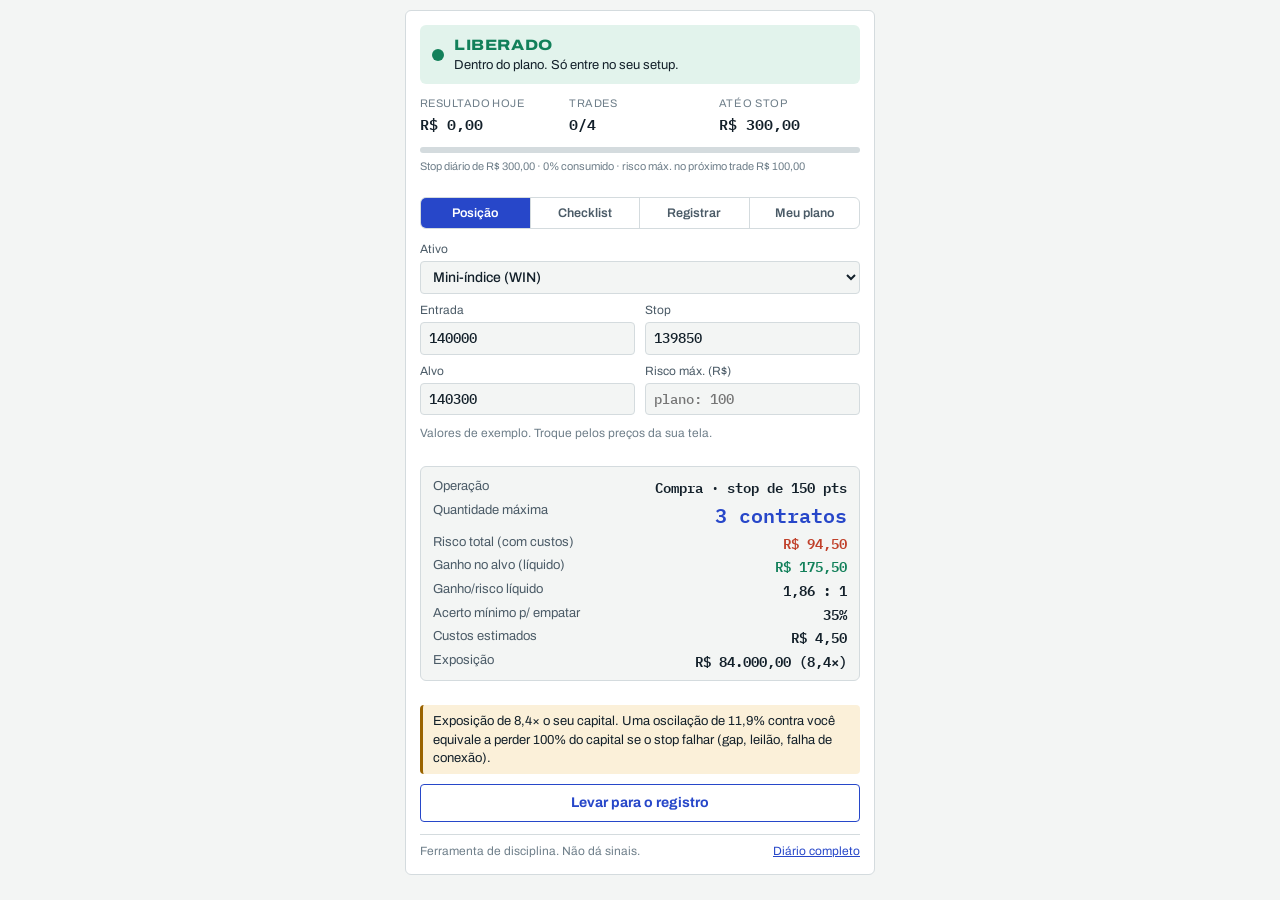
<file: assistente/index.html>
<!doctype html>
<html lang="pt-BR">
<head>
  <meta charset="utf-8">
  <meta name="viewport" content="width=device-width, initial-scale=1, viewport-fit=cover">
  <title>Copiloto de Risco</title>
  <link rel="preconnect" href="https://fonts.googleapis.com">
  <link rel="preconnect" href="https://fonts.gstatic.com" crossorigin>
  <link rel="stylesheet" href="https://fonts.googleapis.com/css2?family=Archivo:wdth,wght@62..125,400..900&amp;family=IBM+Plex+Mono:wght@400;500;600&amp;display=swap">
  <link rel="stylesheet" href="base.css">
  <link rel="stylesheet" href="janela.css">
</head>
<body>
  <main class="janela">
    <div id="assistente"></div>
  </main>
  <script src="nucleo.js"></script>
  <script src="assistente.js"></script>
  <script src="iniciar.js"></script>
</body>
</html>
</file>
<file: assistente/base.css>
/* Tokens compartilhados pelo site e pelo assistente (janela, flutuante e extensão).
   Layout: trilha lateral de módulos + coluna de leitura (~68ch); ferramentas em grade;
   fita de cotações no topo com os números que importam. */
:root {
  --papel: #f3f5f4;
  --folha: #ffffff;
  --tinta: #13202a;
  --tinta-2: #4b5b67;
  --tinta-3: #6f7f8a;
  --linha: #d4dbde;
  --cobalto: #2747c9;
  --cobalto-tinta: #ffffff;
  --realce: #e7ecfb;
  --alta: #12805a;
  --alta-fundo: #e2f3ec;
  --baixa: #c0402a;
  --baixa-fundo: #fbe8e4;
  --alerta: #9a6300;
  --alerta-fundo: #fbf0d9;
  --fita-bg: #13202a;
  --fita-fg: #e6ecef;
  --sombra: 0 1px 2px rgba(19, 32, 42, .06), 0 6px 18px rgba(19, 32, 42, .06);

  --f-display: "Archivo", "Arial Narrow", "Helvetica Neue", Arial, sans-serif;
  --f-texto: "Source Serif 4", Georgia, "Times New Roman", serif;
  --f-ui: "Archivo", "Helvetica Neue", Arial, sans-serif;
  --f-dado: "IBM Plex Mono", ui-monospace, "SFMono-Regular", Menlo, Consolas, monospace;

  --raio: 6px;
}

@media (prefers-color-scheme: dark) {
  :root:not([data-theme="light"]) {
    --papel: #0d141a;
    --folha: #141e26;
    --tinta: #e3e9ed;
    --tinta-2: #a0afba;
    --tinta-3: #7d8d98;
    --linha: #273641;
    --cobalto: #8aa3ff;
    --cobalto-tinta: #0d141a;
    --realce: #1a2650;
    --alta: #3fc28d;
    --alta-fundo: #10301f;
    --baixa: #ff7d65;
    --baixa-fundo: #3a1a14;
    --alerta: #f0b440;
    --alerta-fundo: #33270c;
    --fita-bg: #070b0f;
    --fita-fg: #cfd8de;
    --sombra: 0 1px 2px rgba(0, 0, 0, .3), 0 8px 24px rgba(0, 0, 0, .35);
    color-scheme: dark;
  }
}

:root[data-theme="dark"] {
  --papel: #0d141a;
  --folha: #141e26;
  --tinta: #e3e9ed;
  --tinta-2: #a0afba;
  --tinta-3: #7d8d98;
  --linha: #273641;
  --cobalto: #8aa3ff;
  --cobalto-tinta: #0d141a;
  --realce: #1a2650;
  --alta: #3fc28d;
  --alta-fundo: #10301f;
  --baixa: #ff7d65;
  --baixa-fundo: #3a1a14;
  --alerta: #f0b440;
  --alerta-fundo: #33270c;
  --fita-bg: #070b0f;
  --fita-fg: #cfd8de;
  --sombra: 0 1px 2px rgba(0, 0, 0, .3), 0 8px 24px rgba(0, 0, 0, .35);
  color-scheme: dark;
}

/* Elementos com o atributo hidden somem mesmo quando a classe define display. */
[hidden] { display: none !important; }

/* ---------- Assistente (componente .dta) ---------- */
.dta {
  position: relative;
  display: flex;
  flex-direction: column;
  gap: 12px;
  font-family: var(--f-ui);
  font-size: 14px;
  line-height: 1.4;
  color: var(--tinta);
  background: var(--folha);
  border: 1px solid var(--linha);
  border-radius: var(--raio);
  padding: 14px;
  max-width: 440px;
  min-height: 560px;
}
.dta * { box-sizing: border-box; }
.dta-num, .dta b, .dta output { font-family: var(--f-dado); font-variant-numeric: tabular-nums; }

.dta-status {
  display: grid;
  grid-template-columns: auto 1fr;
  align-items: center;
  column-gap: 10px;
  padding: 10px 12px;
  border-radius: var(--raio);
  background: var(--alta-fundo);
  color: var(--alta);
}
.dta-status[data-estado="atencao"] { background: var(--alerta-fundo); color: var(--alerta); }
.dta-status[data-estado="pare"], .dta-status[data-estado="pausa"] { background: var(--baixa-fundo); color: var(--baixa); }
.dta-status[data-estado="quebrado"] { background: var(--baixa-fundo); color: var(--baixa); }
.dta-luz { width: 12px; height: 12px; border-radius: 50%; background: currentColor; grid-row: span 2; }
.dta-status-titulo { font-family: var(--f-display); font-stretch: 118%; font-weight: 800; font-size: 15px; letter-spacing: .04em; }
.dta-status-motivo { color: var(--tinta); font-size: 13px; }

.dta-placar { display: grid; grid-template-columns: repeat(3, minmax(0, 1fr)); gap: 8px; }
.dta-placar > div { display: flex; flex-direction: column; gap: 2px; min-width: 0; }
.dta-placar b { font-size: 15px; font-weight: 600; white-space: nowrap; overflow: hidden; text-overflow: ellipsis; }
.dta-rotulo { font-size: 11px; letter-spacing: .04em; text-transform: uppercase; color: var(--tinta-3); }
.dta .positivo { color: var(--alta); }
.dta .negativo { color: var(--baixa); }

.dta-medidor { height: 6px; background: var(--linha); border-radius: 3px; overflow: hidden; }
.dta-medidor span { display: block; height: 100%; width: 0; background: var(--alerta); transition: width .3s ease; }
.dta-medidor[data-cheio="sim"] span { background: var(--baixa); }
.dta-medidor-legenda { font-size: 11px; color: var(--tinta-3); margin-top: -6px; }

.dta-abas { display: grid; grid-template-columns: repeat(4, minmax(0, 1fr)); border: 1px solid var(--linha); border-radius: var(--raio); overflow: hidden; }
.dta-abas button {
  font: 600 12.5px/1 var(--f-ui);
  padding: 9px 4px;
  border: 0;
  border-right: 1px solid var(--linha);
  background: transparent;
  color: var(--tinta-2);
  cursor: pointer;
}
.dta-abas button:last-child { border-right: 0; }
.dta-abas button[aria-selected="true"] { background: var(--cobalto); color: var(--cobalto-tinta); }
.dta-abas button:focus-visible, .dta button:focus-visible, .dta input:focus-visible, .dta select:focus-visible, .dta textarea:focus-visible { outline: 2px solid var(--cobalto); outline-offset: 2px; }

.dta-painel { display: flex; flex-direction: column; gap: 10px; }
.dta-grade { display: grid; grid-template-columns: repeat(2, minmax(0, 1fr)); gap: 8px 10px; }
.dta-grade-3 { display: grid; grid-template-columns: repeat(3, minmax(0, 1fr)); gap: 8px 10px; }
.dta-campo { display: flex; flex-direction: column; gap: 3px; min-width: 0; }
.dta-campo > span { font-size: 12px; color: var(--tinta-2); }
.dta-campo-largo { grid-column: 1 / -1; }
.dta input, .dta select, .dta textarea {
  width: 100%;
  font: 500 14px/1.2 var(--f-dado);
  color: var(--tinta);
  background: var(--papel);
  border: 1px solid var(--linha);
  border-radius: 4px;
  padding: 7px 8px;
  min-width: 0;
}
.dta select, .dta textarea, .dta input[type="text"] { font-family: var(--f-ui); }
.dta textarea { resize: vertical; min-height: 54px; }

.dta-segmento { display: grid; grid-template-columns: 1fr 1fr; border: 1px solid var(--linha); border-radius: 4px; overflow: hidden; }
.dta-segmento label { position: relative; text-align: center; padding: 7px 4px; font-weight: 600; font-size: 13px; cursor: pointer; color: var(--tinta-2); }
.dta-segmento input { position: absolute; opacity: 0; inset: 0; width: 100%; height: 100%; cursor: pointer; margin: 0; }
.dta-segmento label:has(input:checked) { color: var(--cobalto-tinta); background: var(--cobalto); }
.dta-segmento label.venda:has(input:checked) { background: var(--baixa); color: var(--folha); }
.dta-segmento label:has(input:focus-visible) { outline: 2px solid var(--cobalto); outline-offset: -2px; }

.dta-botao {
  font: 700 14px/1 var(--f-ui);
  padding: 11px 12px;
  border-radius: 4px;
  border: 1px solid var(--cobalto);
  background: var(--cobalto);
  color: var(--cobalto-tinta);
  cursor: pointer;
}
.dta-botao:hover { filter: brightness(1.08); }
.dta-botao[disabled] { opacity: .45; cursor: not-allowed; filter: none; }
.dta-botao-sec { background: transparent; color: var(--cobalto); }
.dta-botao-perigo { background: var(--baixa); border-color: var(--baixa); color: var(--folha); }
.dta-linha-botoes { display: flex; flex-wrap: wrap; gap: 8px; }
.dta-linha-botoes > * { flex: 1 1 auto; }

.dta-resultado { border: 1px solid var(--linha); border-radius: var(--raio); padding: 10px 12px; display: grid; grid-template-columns: 1fr auto; gap: 4px 12px; background: var(--papel); }
.dta-resultado dt { color: var(--tinta-2); font-size: 13px; }
.dta-resultado dd { margin: 0; text-align: right; font-family: var(--f-dado); font-variant-numeric: tabular-nums; font-weight: 600; }
.dta-resultado .destaque { font-size: 20px; color: var(--cobalto); }
.dta-avisos { display: flex; flex-direction: column; gap: 6px; margin: 0; padding: 0; list-style: none; }
.dta-avisos li { font-size: 13px; padding: 7px 10px; border-radius: 4px; background: var(--alerta-fundo); color: var(--tinta); border-left: 3px solid var(--alerta); }
.dta-avisos li.grave { background: var(--baixa-fundo); border-left-color: var(--baixa); }
.dta-avisos li.ok { background: var(--alta-fundo); border-left-color: var(--alta); }

.dta-check { display: flex; flex-direction: column; gap: 6px; margin: 0; padding: 0; list-style: none; }
.dta-check label { display: grid; grid-template-columns: 20px 1fr; gap: 8px; align-items: start; padding: 7px 8px; border: 1px solid var(--linha); border-radius: 4px; cursor: pointer; font-size: 13.5px; }
.dta-check input { width: 18px; height: 18px; margin: 1px 0 0; accent-color: var(--cobalto); }
.dta-check label:has(input:checked) { border-color: var(--alta); background: var(--alta-fundo); }
.dta-veredito { padding: 12px; border-radius: var(--raio); font-weight: 700; text-align: center; background: var(--baixa-fundo); color: var(--baixa); }
.dta-veredito[data-ok="sim"] { background: var(--alta-fundo); color: var(--alta); }
.dta-emocao { display: grid; grid-template-columns: repeat(5, 1fr); gap: 4px; }
.dta-emocao label { position: relative; text-align: center; border: 1px solid var(--linha); border-radius: 4px; padding: 6px 2px; font-size: 12px; cursor: pointer; }
.dta-emocao input { position: absolute; opacity: 0; inset: 0; margin: 0; cursor: pointer; }
.dta-emocao label:has(input:checked) { background: var(--cobalto); color: var(--cobalto-tinta); border-color: var(--cobalto); }
.dta-emocao label:has(input:focus-visible) { outline: 2px solid var(--cobalto); outline-offset: 1px; }
.dta-emocao b { display: block; font-size: 15px; }

.dta-lista { list-style: none; margin: 0; padding: 0; display: flex; flex-direction: column; border-top: 1px solid var(--linha); }
.dta-lista li { display: grid; grid-template-columns: auto 1fr auto auto; gap: 8px; align-items: center; padding: 7px 0; border-bottom: 1px solid var(--linha); font-size: 13px; }
.dta-lista .hora { font-family: var(--f-dado); color: var(--tinta-3); }
.dta-lista .desc { min-width: 0; overflow: hidden; text-overflow: ellipsis; white-space: nowrap; }
.dta-lista button { border: 0; background: transparent; color: var(--tinta-3); cursor: pointer; font-size: 16px; line-height: 1; padding: 2px 4px; }
.dta-vazio { color: var(--tinta-3); font-size: 13px; margin: 0; }
.dta-nota { font-size: 12px; color: var(--tinta-3); margin: 0; }
.dta-feedback { font-size: 13px; min-height: 1.2em; margin: 0; color: var(--alta); }
.dta-feedback.erro { color: var(--baixa); }
.dta-titulo-sec { font: 700 12px/1.2 var(--f-ui); letter-spacing: .06em; text-transform: uppercase; color: var(--tinta-3); margin: 6px 0 0; }

.dta-lembrete { display: grid; grid-template-columns: 1fr auto; gap: 8px; align-items: center; padding: 8px 10px; border-radius: 4px; background: var(--realce); font-size: 13px; }
.dta-lembrete button { font: 600 12px/1 var(--f-ui); padding: 7px 9px; border-radius: 4px; border: 1px solid var(--cobalto); background: transparent; color: var(--cobalto); cursor: pointer; }

.dta-bloqueio {
  position: absolute;
  inset: 0;
  z-index: 5;
  background: var(--folha);
  border-radius: var(--raio);
  padding: 20px 18px;
  display: flex;
  flex-direction: column;
  gap: 12px;
  overflow-y: auto;
}
.dta-bloqueio h2 { margin: 0; font-family: var(--f-display); font-stretch: 125%; font-weight: 900; font-size: 44px; line-height: 1; color: var(--baixa); letter-spacing: -.01em; }
.dta-bloqueio p { margin: 0; }
.dta-bloqueio .motivo { font-size: 16px; font-weight: 600; }
.dta-contagem { font-family: var(--f-dado); font-size: 34px; font-weight: 600; color: var(--tinta); }
.dta-respira { display: flex; align-items: center; gap: 12px; font-size: 13px; color: var(--tinta-2); }
.dta-respira span { width: 28px; height: 28px; border-radius: 50%; background: var(--realce); border: 2px solid var(--cobalto); animation: dta-respirar 10s ease-in-out infinite; flex: none; }
@keyframes dta-respirar { 0%, 100% { transform: scale(.6); } 40%, 50% { transform: scale(1.15); } }
@media (prefers-reduced-motion: reduce) { .dta-respira span { animation: none; } .dta-medidor span { transition: none; } }
.dta-bloqueio ul { margin: 0; padding-left: 18px; display: flex; flex-direction: column; gap: 4px; font-size: 14px; }
.dta-bloqueio details { border-top: 1px solid var(--linha); padding-top: 10px; font-size: 13px; color: var(--tinta-2); }
.dta-bloqueio summary { cursor: pointer; }
.dta-bloqueio details > div { display: flex; flex-direction: column; gap: 8px; margin-top: 8px; }

.dta-rodape { display: flex; justify-content: space-between; gap: 8px; flex-wrap: wrap; font-size: 12px; color: var(--tinta-3); border-top: 1px solid var(--linha); padding-top: 8px; margin-top: auto; }
.dta-rodape a { color: var(--cobalto); }
</file>
<file: assistente/janela.css>
/* Página do assistente quando aberto sozinho: janela pop-up ou painel lateral da extensão. */
html, body { margin: 0; background: var(--papel); color: var(--tinta); }
.janela { padding: 10px; display: flex; justify-content: center; }
.janela .dta { width: 100%; }
</file>
